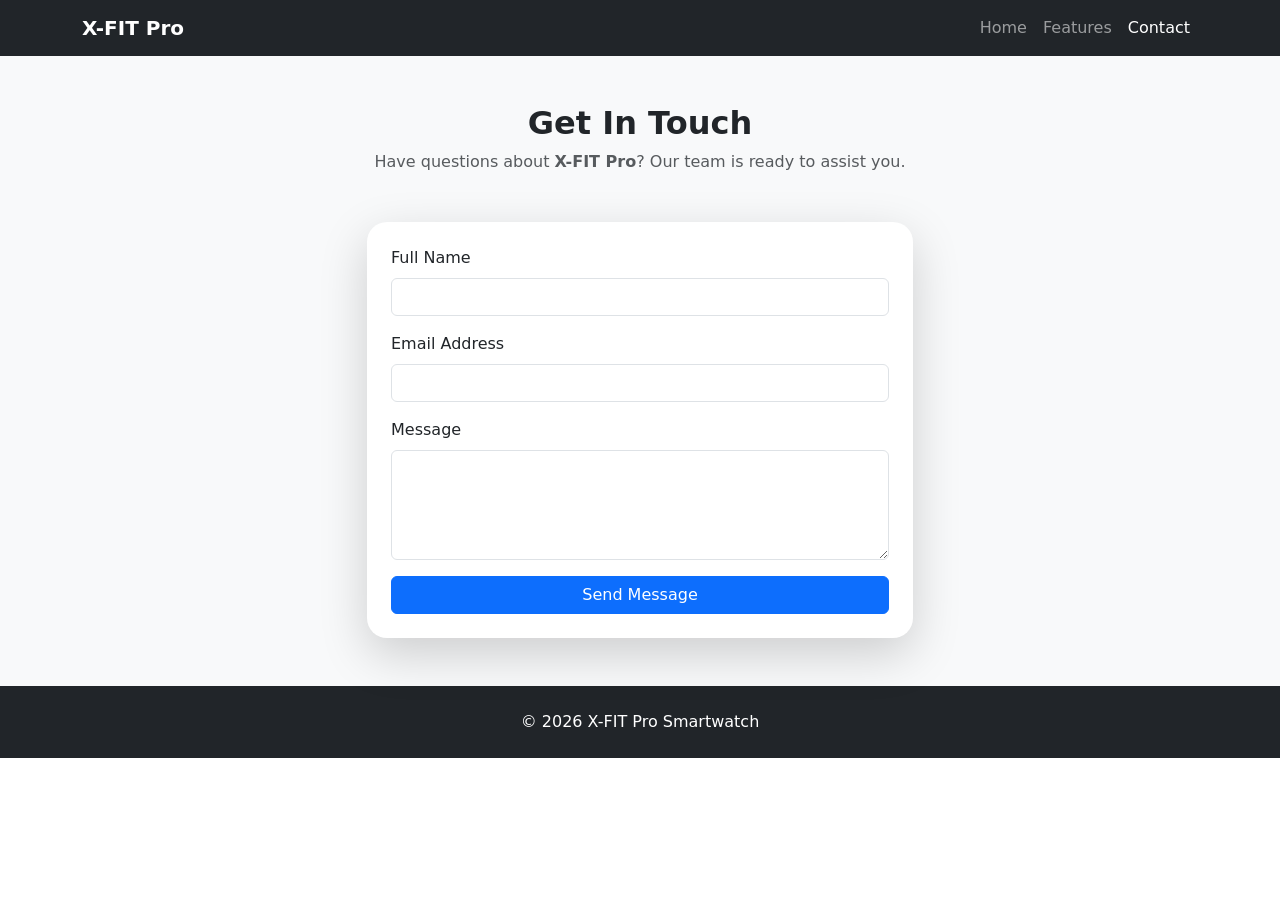
<file: contact.html>
<!DOCTYPE html>
<html>
<head>
    <title>Contact - X-FIT Pro</title>
    <meta name="viewport" content="width=device-width, initial-scale=1">

    <!-- Bootstrap CSS -->
    <link href="https://cdn.jsdelivr.net/npm/bootstrap@5.3.2/dist/css/bootstrap.min.css" rel="stylesheet">

    <!-- Bootstrap Icons -->
    <link rel="stylesheet" href="https://cdn.jsdelivr.net/npm/bootstrap-icons@1.11.1/font/bootstrap-icons.css">

    <link rel="stylesheet" href="styles.css">
</head>

<body>

<!-- NAVBAR -->
<nav class="navbar navbar-expand-lg navbar-dark bg-dark">
    <div class="container">
        <a class="navbar-brand fw-bold" href="index.html">X-FIT Pro</a>

        <button class="navbar-toggler" type="button" data-bs-toggle="collapse" data-bs-target="#navbarNav">
            <span class="navbar-toggler-icon"></span>
        </button>

        <div class="collapse navbar-collapse" id="navbarNav">
            <div class="navbar-nav ms-auto">
                <a class="nav-link" href="index.html">Home</a>
                <a class="nav-link" href="features.html">Features</a>
                <a class="nav-link active" href="contact.html">Contact</a>
            </div>
        </div>
    </div>
</nav>

<!-- CONTACT SECTION -->
<section class="py-5 bg-light fade-in">
    <div class="container">
        <div class="text-center mb-5">
            <h2 class="fw-bold">Get In Touch</h2>
            <p class="text-muted">
                Have questions about <strong>X-FIT Pro</strong>?  
                Our team is ready to assist you.
            </p>
        </div>

        <div class="row justify-content-center">
            <div class="col-lg-6 col-md-8">

                <div class="card shadow-lg border-0 p-4 contact-card">
                        <form id="contactForm" action="https://formspree.io/f/meelyjoy" method="POST">
                                            
                            <div class="mb-3">
                                <label class="form-label">Full Name</label>
                                <input type="text" name="name" class="form-control" required>
                            </div>

                            <div class="mb-3">
                                <label class="form-label">Email Address</label>
                                <input type="email" name="email" class="form-control" required>
                            </div>

                            <div class="mb-3">
                                <label class="form-label">Message</label>
                                <textarea name="message" class="form-control" rows="4" required></textarea>
                            </div>

                            <button type="submit" class="btn btn-primary w-100">
                                Send Message
                            </button>

                        </form>
                </div>

            </div>
        </div>
    </div>
</section>

<!-- FOOTER -->
<footer class="bg-dark text-white text-center p-4">
    <p class="mb-0">© 2026 X-FIT Pro Smartwatch</p>
</footer>

<!-- Bootstrap JS (ONLY ONCE!) -->
<script src="https://cdn.jsdelivr.net/npm/bootstrap@5.3.2/dist/js/bootstrap.bundle.min.js"></script>

<!-- Fade-in Script (ONLY ONCE!) -->
<script>
    const faders = document.querySelectorAll('.fade-in');
    const appearOptions = { threshold: 0.3 };

    const appearOnScroll = new IntersectionObserver(function(entries, observer) {
        entries.forEach(entry => {
            if (!entry.isIntersecting) return;
            entry.target.classList.add('show');
            observer.unobserve(entry.target);
        });
    }, appearOptions);

    faders.forEach(fader => {
        appearOnScroll.observe(fader);
    });
</script>

<script>
const form = document.getElementById("contactForm");

form.addEventListener("submit", async function(e) {
    e.preventDefault();

    const data = new FormData(form);

    const response = await fetch(form.action, {
        method: form.method,
        body: data,
        headers: {
            'Accept': 'application/json'
        }
    });

    if (response.ok) {
        alert("✅ Message sent successfully!");
        form.reset(); // THIS CLEARS THE FORM
    } else {
        alert("❌ Oops! Something went wrong.");
    }
});
</script>

</body>
</html>
</file>
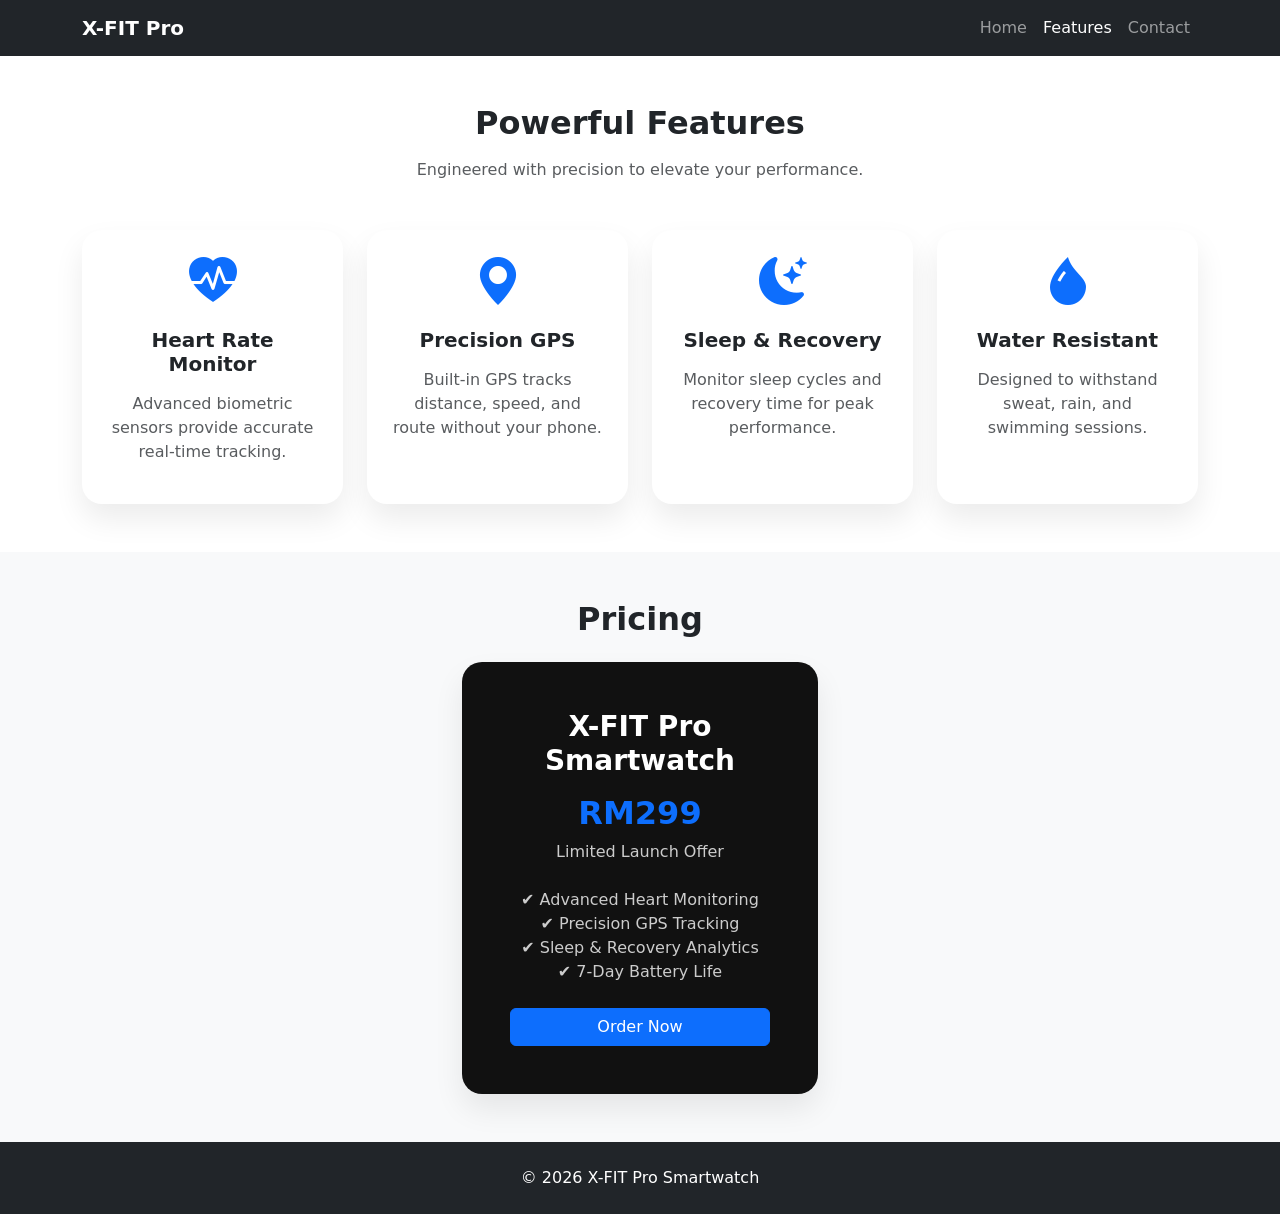
<file: features.html>
<!DOCTYPE html>
<html>
<head>
    <title>Features - X-FIT Pro</title>
    <meta name="viewport" content="width=device-width, initial-scale=1">

    <!-- Bootstrap CSS -->
    <link href="https://cdn.jsdelivr.net/npm/bootstrap@5.3.2/dist/css/bootstrap.min.css" rel="stylesheet">

    <!-- Bootstrap Icons -->
    <link rel="stylesheet" href="https://cdn.jsdelivr.net/npm/bootstrap-icons@1.11.1/font/bootstrap-icons.css">

    <link rel="stylesheet" href="styles.css">
</head>

<body>

<!-- NAVBAR -->
<nav class="navbar navbar-expand-md navbar-dark bg-dark">
    <div class="container">
        <a class="navbar-brand fw-bold" href="index.html">X-FIT Pro</a>

        <!-- Hamburger -->
        <button class="navbar-toggler" type="button" data-bs-toggle="collapse" data-bs-target="#navbarNav">
            <span class="navbar-toggler-icon"></span>
        </button>

        <!-- Menu -->
        <div class="collapse navbar-collapse" id="navbarNav">
            <div class="navbar-nav ms-auto">
                <a class="nav-link" href="index.html">Home</a>
                <a class="nav-link active" href="features.html">Features</a>
                <a class="nav-link" href="contact.html">Contact</a>
            </div>
        </div>
    </div>
</nav>

<!-- FEATURES SECTION -->
<section class="py-5 fade-in">
    <div class="container">
        <h2 class="text-center fw-bold mb-3">Powerful Features</h2>
        <p class="text-center text-muted mb-5">
            Engineered with precision to elevate your performance.
        </p>

        <div class="row g-4">

            <div class="col-lg-3 col-md-6">
                <div class="card feature-card text-center h-100 p-4">
                    <i class="bi bi-heart-pulse-fill display-5 text-primary mb-3"></i>
                    <h5 class="fw-bold mb-3">Heart Rate Monitor</h5>
                    <p class="text-muted">
                        Advanced biometric sensors provide accurate real-time tracking.
                    </p>
                </div>
            </div>

            <div class="col-lg-3 col-md-6">
                <div class="card feature-card text-center h-100 p-4">
                    <i class="bi bi-geo-alt-fill display-5 text-primary mb-3"></i>
                    <h5 class="fw-bold mb-3">Precision GPS</h5>
                    <p class="text-muted">
                        Built-in GPS tracks distance, speed, and route without your phone.
                    </p>
                </div>
            </div>

            <div class="col-lg-3 col-md-6">
                <div class="card feature-card text-center h-100 p-4">
                    <i class="bi bi-moon-stars-fill display-5 text-primary mb-3"></i>
                    <h5 class="fw-bold mb-3">Sleep & Recovery</h5>
                    <p class="text-muted">
                        Monitor sleep cycles and recovery time for peak performance.
                    </p>
                </div>
            </div>

            <div class="col-lg-3 col-md-6">
                <div class="card feature-card text-center h-100 p-4">
                    <i class="bi bi-droplet-fill display-5 text-primary mb-3"></i>
                    <h5 class="fw-bold mb-3">Water Resistant</h5>
                    <p class="text-muted">
                        Designed to withstand sweat, rain, and swimming sessions.
                    </p>
                </div>
            </div>

        </div>
    </div>
</section>

<!-- PRICING SECTION -->
<section class="py-5 bg-light fade-in">
    <div class="container text-center">
        <h2 class="fw-bold mb-4">Pricing</h2>

        <div class="row justify-content-center">
            <div class="col-md-4">
                <div class="card pricing-card p-5">
                    <h3 class="fw-bold mb-3">X-FIT Pro Smartwatch</h3>

                    <h2 class="text-primary fw-bold mb-2">RM299</h2>
                    <p class="text-muted mb-4">Limited Launch Offer</p>

                    <ul class="list-unstyled text-muted mb-4">
                        <li>✔ Advanced Heart Monitoring</li>
                        <li>✔ Precision GPS Tracking</li>
                        <li>✔ Sleep & Recovery Analytics</li>
                        <li>✔ 7-Day Battery Life</li>
                    </ul>

                    <a href="contact.html" class="btn btn-primary w-100">
                        Order Now
                    </a>
                </div>
            </div>
        </div>

    </div>
</section>

<!-- FOOTER -->
<footer class="bg-dark text-white text-center p-4">
    <p class="mb-0">© 2026 X-FIT Pro Smartwatch</p>
</footer>

<!-- Bootstrap JS -->
<script src="https://cdn.jsdelivr.net/npm/bootstrap@5.3.2/dist/js/bootstrap.bundle.min.js"></script>

<!-- Fade-in Animation -->
<script>
    const faders = document.querySelectorAll('.fade-in');
    const appearOptions = { threshold: 0.3 };

    const appearOnScroll = new IntersectionObserver(function(entries, observer) {
        entries.forEach(entry => {
            if (!entry.isIntersecting) return;
            entry.target.classList.add('show');
            observer.unobserve(entry.target);
        });
    }, appearOptions);

    faders.forEach(fader => {
        appearOnScroll.observe(fader);
    });
</script>

</body>
</html>
</file>
<file: styles.css>
html {
    scroll-behavior: smooth;
}

/* HERO */
.hero {
    background-color: #111;
    padding: 100px 0;
}

@media (max-width: 768px) {
    .hero {
        padding: 70px 20px;
        text-align: center;
    }
}

.hero h1 {
    font-weight: 700;
}

.hero p {
    font-size: 1.1rem;
}

.hero-img {
    width: 100%;
    max-width: 340px;
    border-radius: 30px;
    box-shadow: 0 20px 40px rgba(0, 0, 0, 0.5);
    animation: float 4s ease-in-out infinite;
}

/* Space on mobile */
@media (max-width: 992px) {
    .hero-img {
        margin-top: 40px;
    }
}

/* Floating animation */
@keyframes float {
    0% { transform: translateY(0px); }
    50% { transform: translateY(-12px); }
    100% { transform: translateY(0px); }
}

/* CARDS */
.card {
    border: none;
    border-radius: 20px;
    box-shadow: 0 15px 30px rgba(0, 0, 0, 0.08);
    transition: 0.3s ease;
}

.card:hover {
    transform: translateY(-8px);
    box-shadow: 0 25px 45px rgba(0, 0, 0, 0.15);
}

.pricing-card {
    background: #111;
    color: white;
}

.pricing-card .text-muted {
    color: #ccc !important;
}
</file>
